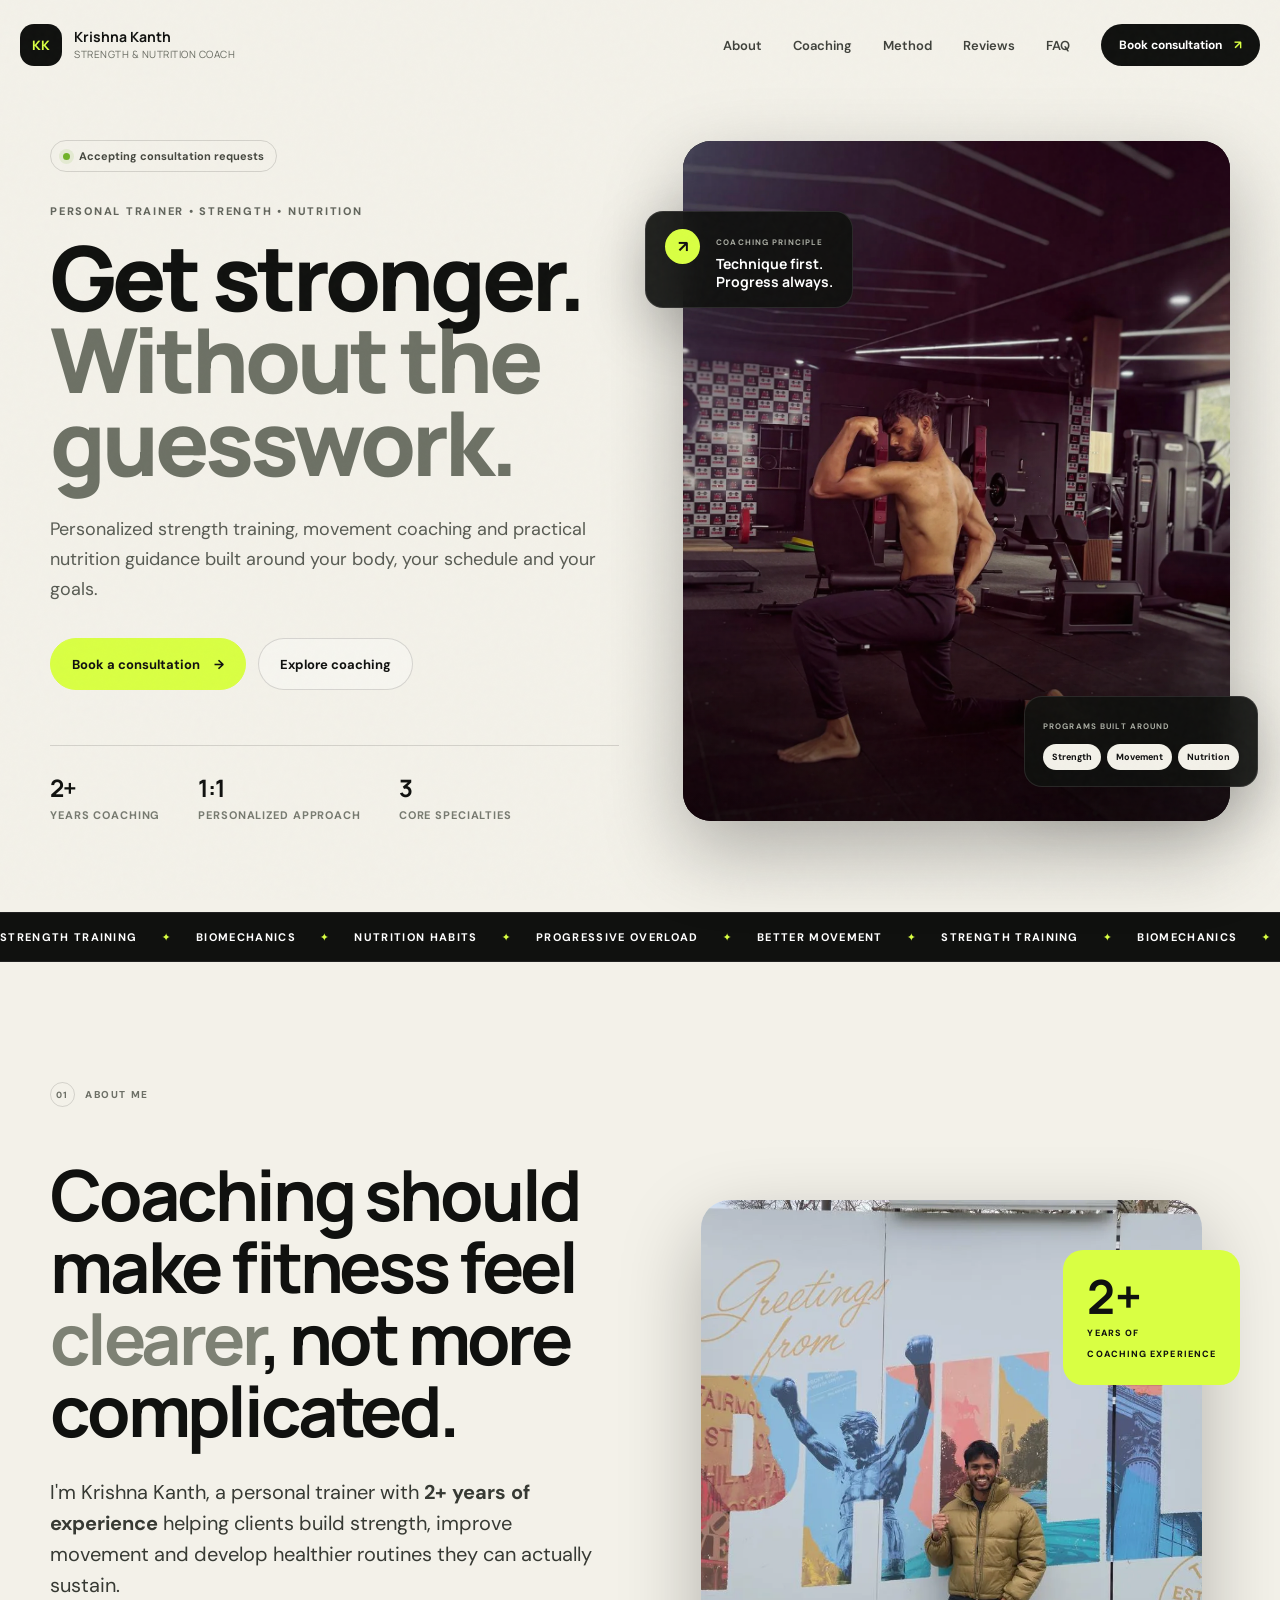
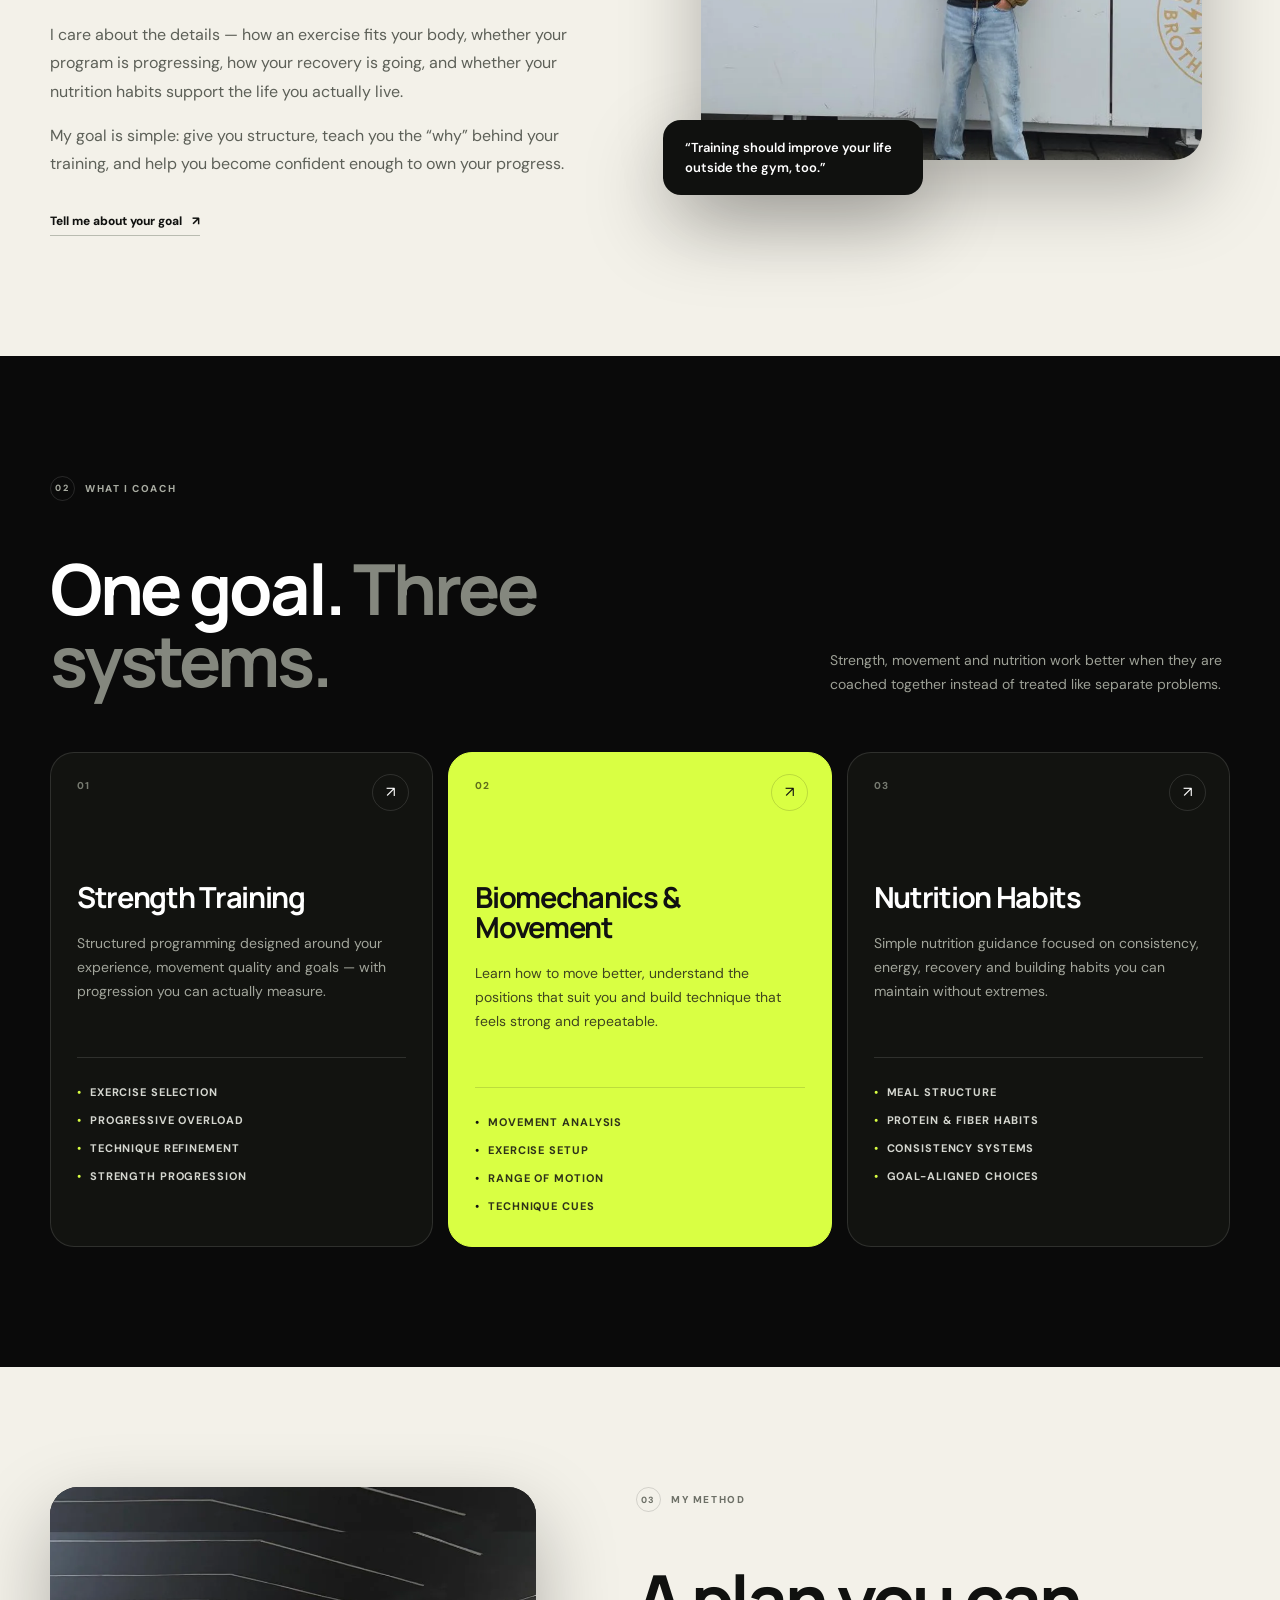
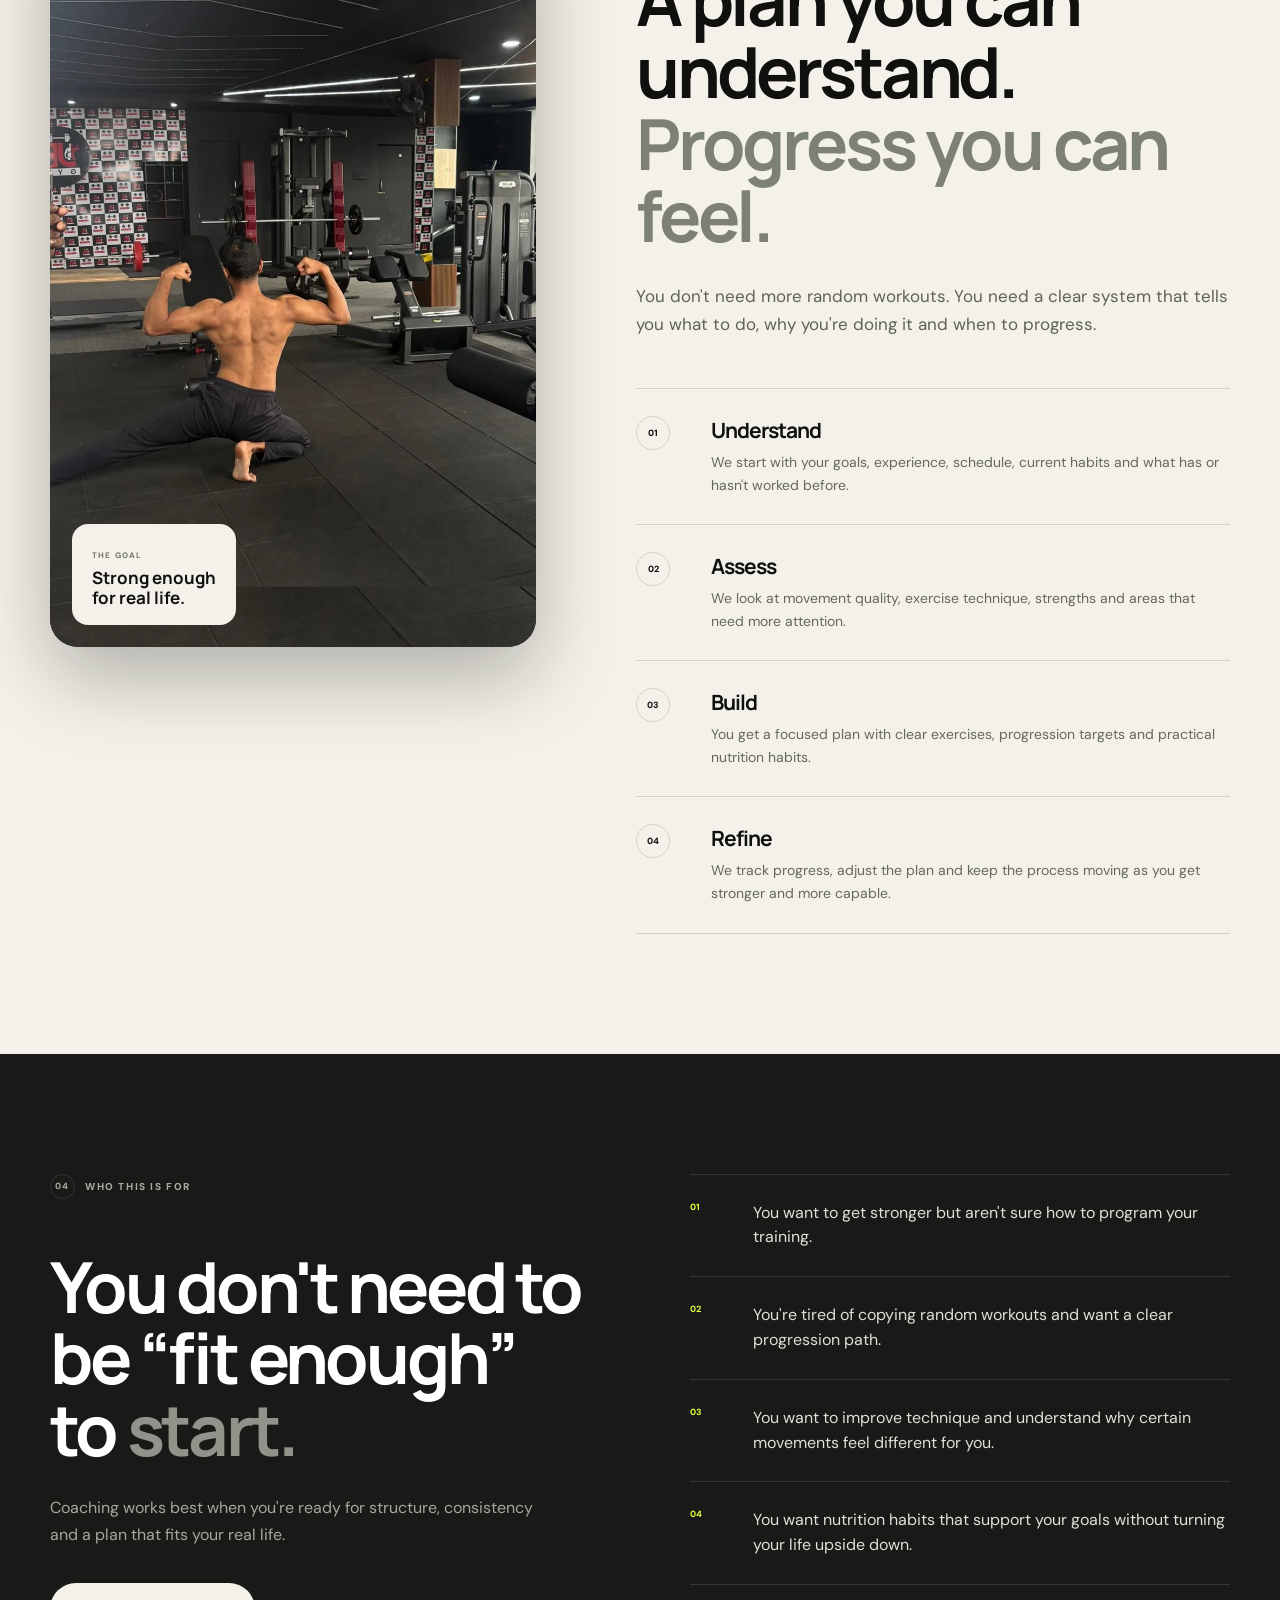
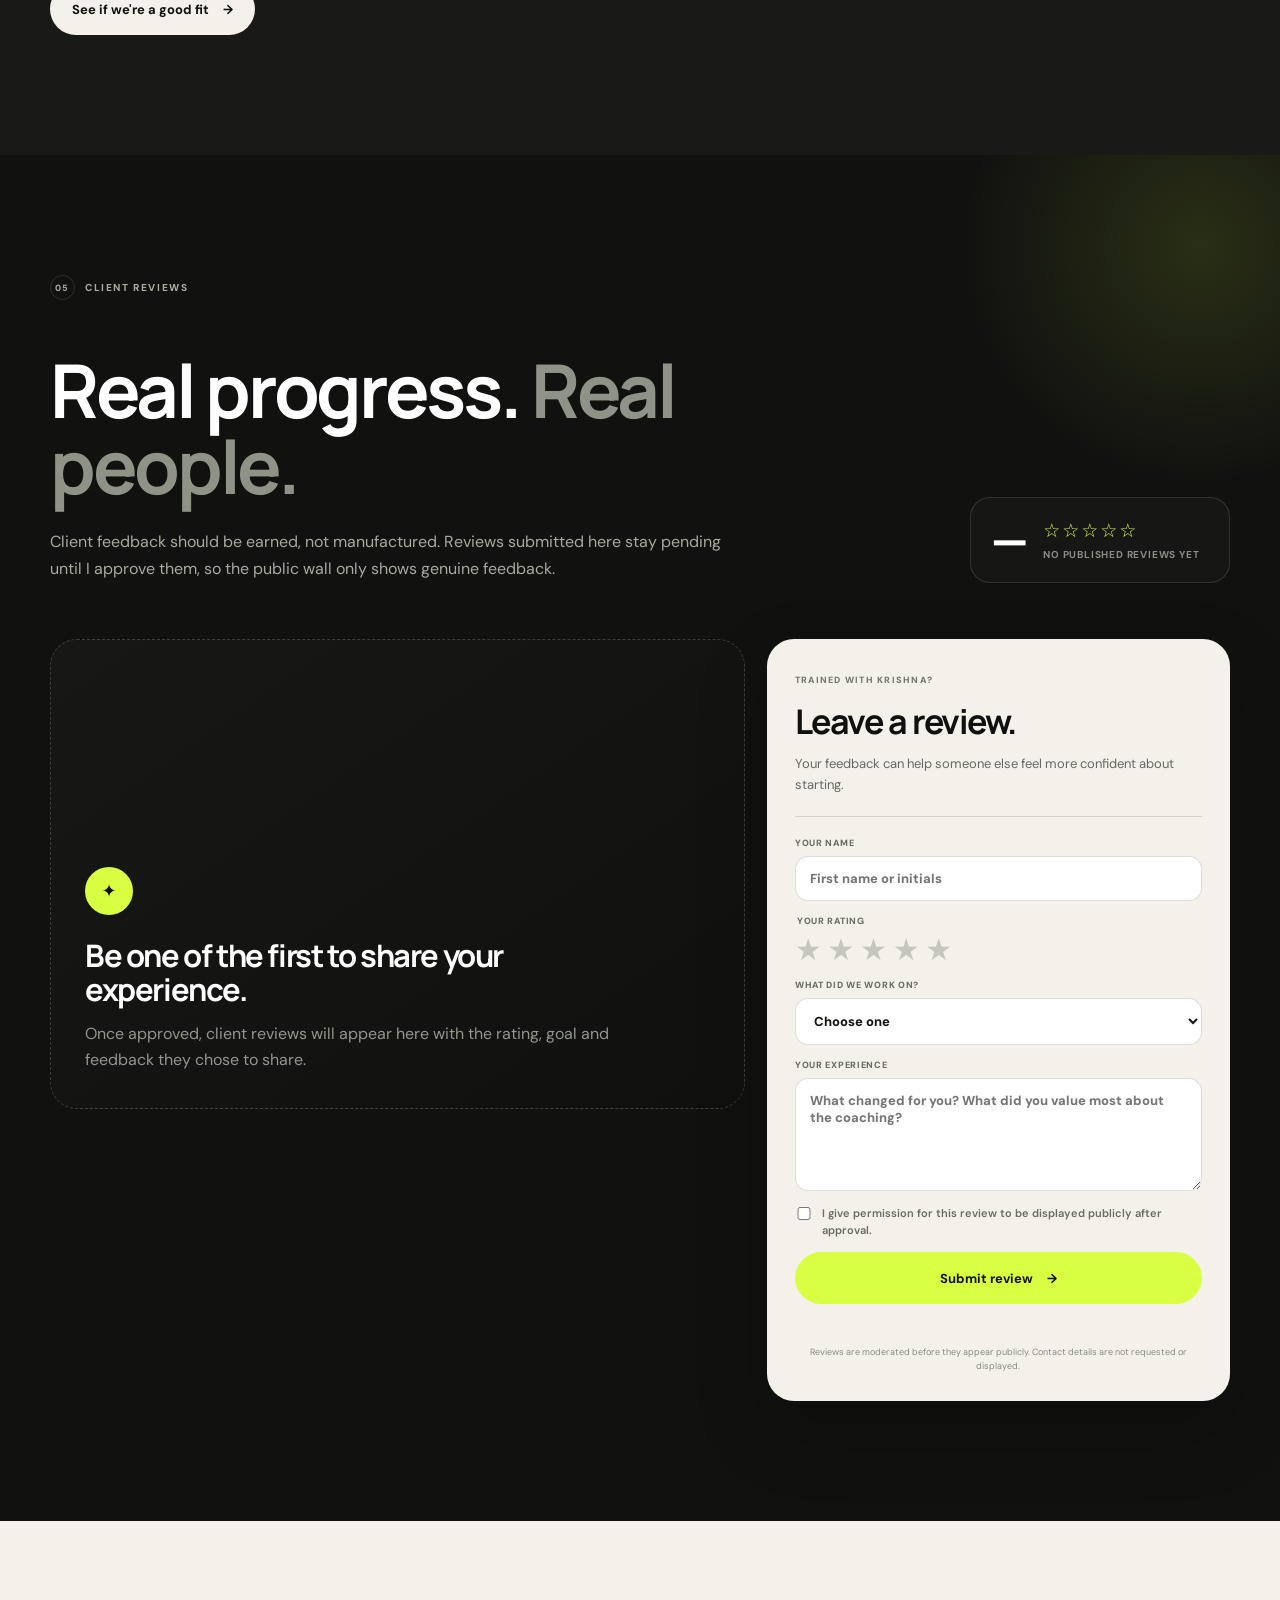
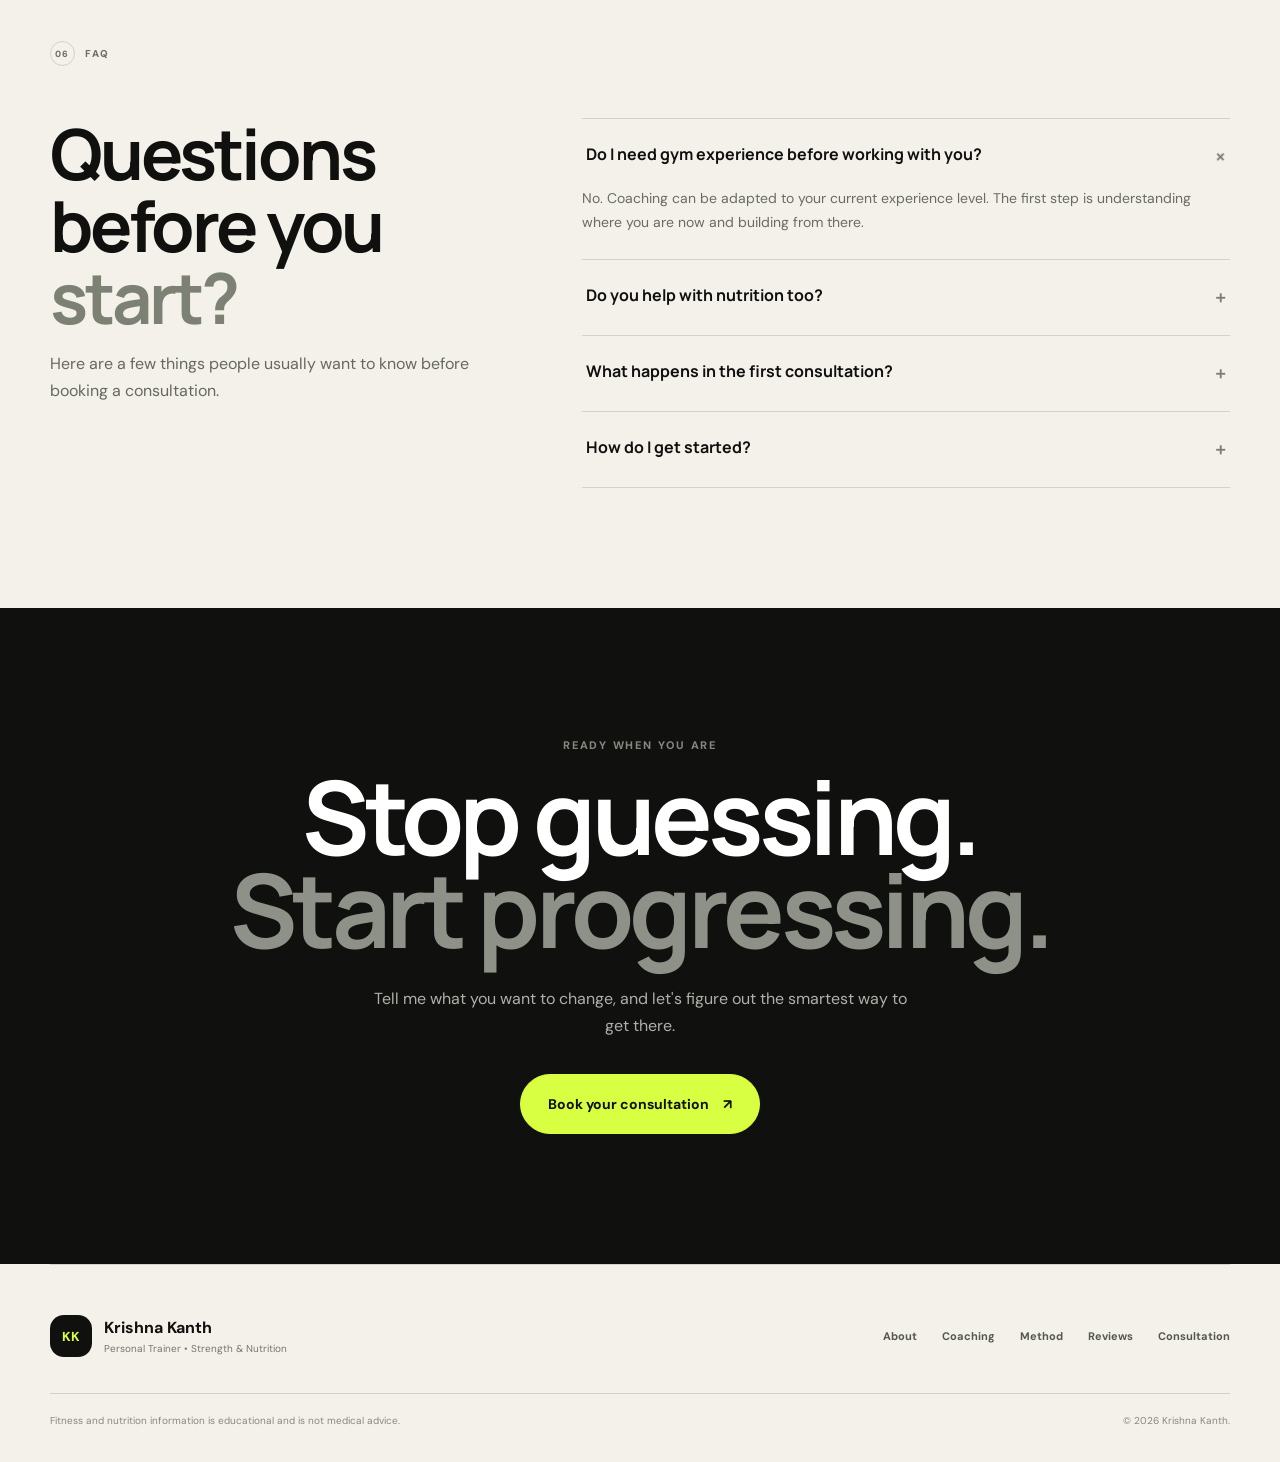
<file: index.html>
<!doctype html>
<html lang="en">
<head>
  <meta charset="utf-8" />
  <meta name="viewport" content="width=device-width, initial-scale=1" />
  <meta name="theme-color" content="#0a0a0a" />
  <meta name="description" content="Krishna Kanth — Personal Trainer specializing in strength training, biomechanics and practical nutrition coaching." />
  <title>Krishna Kanth | Strength & Nutrition Coaching</title>
  <link rel="preconnect" href="https://fonts.googleapis.com">
  <link rel="preconnect" href="https://fonts.gstatic.com" crossorigin>
  <link href="https://fonts.googleapis.com/css2?family=DM+Sans:wght@400;500;600;700&family=Manrope:wght@500;600;700;800&display=swap" rel="stylesheet">
  <link rel="stylesheet" href="styles.css" />
</head>
<body>
  <div class="noise" aria-hidden="true"></div>

  <header class="site-header" id="top">
    <a class="brand" href="#top" aria-label="Krishna Kanth home">
      <span class="brand-mark">KK</span>
      <span class="brand-copy"><strong>Krishna Kanth</strong><small>Strength & Nutrition Coach</small></span>
    </a>

    <button class="menu-toggle" aria-label="Toggle navigation" aria-expanded="false">
      <span></span><span></span>
    </button>

    <nav class="nav-links" aria-label="Primary navigation">
      <a href="#about">About</a>
      <a href="#coaching">Coaching</a>
      <a href="#method">Method</a>
      <a href="#reviews">Reviews</a>
      <a href="#faq">FAQ</a>
      <a class="nav-cta" href="contact.html">Book consultation <span>↗</span></a>
    </nav>
  </header>

  <main>
    <section class="hero shell">
      <div class="hero-copy reveal">
        <div class="availability"><span></span> Accepting consultation requests</div>
        <p class="kicker">PERSONAL TRAINER • STRENGTH • NUTRITION</p>
        <h1>Get stronger.<br><em>Without the guesswork.</em></h1>
        <p class="hero-lead">Personalized strength training, movement coaching and practical nutrition guidance built around your body, your schedule and your goals.</p>

        <div class="hero-actions">
          <a class="button button-primary" href="contact.html">Book a consultation <span>→</span></a>
          <a class="button button-ghost" href="#coaching">Explore coaching</a>
        </div>

        <div class="trust-row">
          <div><strong>2+</strong><span>Years coaching</span></div>
          <div><strong>1:1</strong><span>Personalized approach</span></div>
          <div><strong>3</strong><span>Core specialties</span></div>
        </div>
      </div>

      <div class="hero-visual reveal delay-1">
        <div class="hero-frame">
          <img src="assets/krishna-hero.webp" alt="Krishna Kanth training in a gym" />
          <div class="image-shade"></div>
        </div>
        <div class="floating-card floating-card-top">
          <span class="mini-icon">↗</span>
          <div><small>COACHING PRINCIPLE</small><strong>Technique first.<br>Progress always.</strong></div>
        </div>
        <div class="floating-card floating-card-bottom">
          <small>PROGRAMS BUILT AROUND</small>
          <div class="tag-row"><span>Strength</span><span>Movement</span><span>Nutrition</span></div>
        </div>
      </div>
    </section>

    <section class="marquee" aria-label="Coaching specialties">
      <div class="marquee-track">
        <span>STRENGTH TRAINING</span><i>✦</i><span>BIOMECHANICS</span><i>✦</i><span>NUTRITION HABITS</span><i>✦</i><span>PROGRESSIVE OVERLOAD</span><i>✦</i><span>BETTER MOVEMENT</span><i>✦</i>
        <span>STRENGTH TRAINING</span><i>✦</i><span>BIOMECHANICS</span><i>✦</i><span>NUTRITION HABITS</span><i>✦</i><span>PROGRESSIVE OVERLOAD</span><i>✦</i><span>BETTER MOVEMENT</span><i>✦</i>
      </div>
    </section>

    <section class="about shell section" id="about">
      <div class="section-label reveal"><span>01</span> ABOUT ME</div>
      <div class="about-grid">
        <div class="about-copy reveal">
          <h2>Coaching should make fitness feel <em>clearer</em>, not more complicated.</h2>
          <p class="lead">I'm Krishna Kanth, a personal trainer with <strong>2+ years of experience</strong> helping clients build strength, improve movement and develop healthier routines they can actually sustain.</p>
          <p>I care about the details — how an exercise fits your body, whether your program is progressing, how your recovery is going, and whether your nutrition habits support the life you actually live.</p>
          <p>My goal is simple: give you structure, teach you the “why” behind your training, and help you become confident enough to own your progress.</p>
          <a class="text-link" href="contact.html">Tell me about your goal <span>↗</span></a>
        </div>

        <div class="about-media reveal delay-1">
          <div class="about-photo"><img src="assets/krishna-about.webp" alt="Krishna Kanth outdoors in Philadelphia" /></div>
          <div class="about-stat"><strong>2+</strong><span>YEARS OF<br>COACHING EXPERIENCE</span></div>
          <div class="about-quote">“Training should improve your life outside the gym, too.”</div>
        </div>
      </div>
    </section>

    <section class="coaching section" id="coaching">
      <div class="shell">
        <div class="section-label light reveal"><span>02</span> WHAT I COACH</div>
        <div class="section-title-row reveal">
          <h2>One goal. <em>Three systems.</em></h2>
          <p>Strength, movement and nutrition work better when they are coached together instead of treated like separate problems.</p>
        </div>

        <div class="service-grid">
          <article class="service-card reveal">
            <div class="service-number">01</div>
            <div class="service-icon">↗</div>
            <h3>Strength Training</h3>
            <p>Structured programming designed around your experience, movement quality and goals — with progression you can actually measure.</p>
            <ul><li>Exercise selection</li><li>Progressive overload</li><li>Technique refinement</li><li>Strength progression</li></ul>
          </article>

          <article class="service-card featured reveal delay-1">
            <div class="service-number">02</div>
            <div class="service-icon">↗</div>
            <h3>Biomechanics & Movement</h3>
            <p>Learn how to move better, understand the positions that suit you and build technique that feels strong and repeatable.</p>
            <ul><li>Movement analysis</li><li>Exercise setup</li><li>Range of motion</li><li>Technique cues</li></ul>
          </article>

          <article class="service-card reveal delay-2">
            <div class="service-number">03</div>
            <div class="service-icon">↗</div>
            <h3>Nutrition Habits</h3>
            <p>Simple nutrition guidance focused on consistency, energy, recovery and building habits you can maintain without extremes.</p>
            <ul><li>Meal structure</li><li>Protein & fiber habits</li><li>Consistency systems</li><li>Goal-aligned choices</li></ul>
          </article>
        </div>
      </div>
    </section>

    <section class="method shell section" id="method">
      <div class="method-visual reveal">
        <img src="assets/krishna-strength.webp" alt="Krishna Kanth demonstrating back and shoulder development in the gym" />
        <div class="method-badge"><small>THE GOAL</small><strong>Strong enough<br>for real life.</strong></div>
      </div>

      <div class="method-copy">
        <div class="section-label reveal"><span>03</span> MY METHOD</div>
        <h2 class="reveal">A plan you can understand. <em>Progress you can feel.</em></h2>
        <p class="method-intro reveal">You don't need more random workouts. You need a clear system that tells you what to do, why you're doing it and when to progress.</p>

        <div class="steps">
          <div class="step reveal"><span>01</span><div><h3>Understand</h3><p>We start with your goals, experience, schedule, current habits and what has or hasn't worked before.</p></div></div>
          <div class="step reveal"><span>02</span><div><h3>Assess</h3><p>We look at movement quality, exercise technique, strengths and areas that need more attention.</p></div></div>
          <div class="step reveal"><span>03</span><div><h3>Build</h3><p>You get a focused plan with clear exercises, progression targets and practical nutrition habits.</p></div></div>
          <div class="step reveal"><span>04</span><div><h3>Refine</h3><p>We track progress, adjust the plan and keep the process moving as you get stronger and more capable.</p></div></div>
        </div>
      </div>
    </section>

    <section class="fit-section section">
      <div class="shell fit-grid">
        <div class="fit-copy reveal">
          <div class="section-label light"><span>04</span> WHO THIS IS FOR</div>
          <h2>You don't need to be “fit enough” to <em>start.</em></h2>
          <p>Coaching works best when you're ready for structure, consistency and a plan that fits your real life.</p>
          <a class="button button-light" href="contact.html">See if we're a good fit <span>→</span></a>
        </div>
        <div class="fit-list reveal delay-1">
          <div><span>01</span><p>You want to get stronger but aren't sure how to program your training.</p></div>
          <div><span>02</span><p>You're tired of copying random workouts and want a clear progression path.</p></div>
          <div><span>03</span><p>You want to improve technique and understand why certain movements feel different for you.</p></div>
          <div><span>04</span><p>You want nutrition habits that support your goals without turning your life upside down.</p></div>
        </div>
      </div>
    </section>


    <section class="reviews-section section" id="reviews">
      <div class="shell">
        <div class="reviews-heading reveal">
          <div>
            <div class="section-label light"><span>05</span> CLIENT REVIEWS</div>
            <h2>Real progress. <em>Real people.</em></h2>
            <p>Client feedback should be earned, not manufactured. Reviews submitted here stay pending until I approve them, so the public wall only shows genuine feedback.</p>
          </div>
          <div class="review-summary" aria-live="polite">
            <div class="review-score" id="reviewAverage">—</div>
            <div>
              <div class="stars-display" id="reviewStars" aria-label="Average client rating">☆☆☆☆☆</div>
              <p id="reviewCount">No published reviews yet</p>
            </div>
          </div>
        </div>

        <div class="reviews-layout">
          <div class="review-wall reveal" id="reviewWall" aria-live="polite">
            <div class="review-empty">
              <span class="review-empty-icon">✦</span>
              <h3>Be one of the first to share your experience.</h3>
              <p>Once approved, client reviews will appear here with the rating, goal and feedback they chose to share.</p>
            </div>
          </div>

          <aside class="review-form-card reveal delay-1">
            <div class="review-form-top">
              <span class="eyebrow">TRAINED WITH KRISHNA?</span>
              <h3>Leave a review.</h3>
              <p>Your feedback can help someone else feel more confident about starting.</p>
            </div>

            <form id="reviewForm" class="review-form">
              <label>
                Your name
                <input type="text" name="name" maxlength="60" autocomplete="name" placeholder="First name or initials" required>
              </label>

              <fieldset class="rating-fieldset">
                <legend>Your rating</legend>
                <div class="star-rating" aria-label="Choose a rating from 1 to 5 stars">
                  <input type="radio" id="star5" name="rating" value="5" required><label for="star5" title="5 stars">★</label>
                  <input type="radio" id="star4" name="rating" value="4"><label for="star4" title="4 stars">★</label>
                  <input type="radio" id="star3" name="rating" value="3"><label for="star3" title="3 stars">★</label>
                  <input type="radio" id="star2" name="rating" value="2"><label for="star2" title="2 stars">★</label>
                  <input type="radio" id="star1" name="rating" value="1"><label for="star1" title="1 star">★</label>
                </div>
              </fieldset>

              <label>
                What did we work on?
                <select name="goal" required>
                  <option value="">Choose one</option>
                  <option>Strength training</option>
                  <option>Technique & biomechanics</option>
                  <option>Nutrition habits</option>
                  <option>Body composition</option>
                  <option>General fitness</option>
                  <option>Other</option>
                </select>
              </label>

              <label>
                Your experience
                <textarea name="review" rows="5" maxlength="700" placeholder="What changed for you? What did you value most about the coaching?" required></textarea>
              </label>

              <label class="review-consent">
                <input type="checkbox" name="consent" required>
                <span>I give permission for this review to be displayed publicly after approval.</span>
              </label>

              <button class="button button-primary wide" type="submit">Submit review <span>→</span></button>
              <p class="review-form-status" id="reviewFormStatus" role="status"></p>
              <p class="review-privacy">Reviews are moderated before they appear publicly. Contact details are not requested or displayed.</p>
            </form>
          </aside>
        </div>
      </div>
    </section>

    <section class="faq shell section" id="faq">
      <div class="section-label reveal"><span>06</span> FAQ</div>
      <div class="faq-grid">
        <div class="faq-heading reveal"><h2>Questions before you <em>start?</em></h2><p>Here are a few things people usually want to know before booking a consultation.</p></div>
        <div class="accordion reveal delay-1">
          <details open><summary>Do I need gym experience before working with you?<span>+</span></summary><p>No. Coaching can be adapted to your current experience level. The first step is understanding where you are now and building from there.</p></details>
          <details><summary>Do you help with nutrition too?<span>+</span></summary><p>Yes — I focus on practical nutrition habits that support training, energy and consistency. Medical nutrition therapy should be handled by a qualified healthcare professional or registered dietitian.</p></details>
          <details><summary>What happens in the first consultation?<span>+</span></summary><p>We'll talk through your goals, training history, schedule, current challenges and what type of coaching support would make sense for you.</p></details>
          <details><summary>How do I get started?<span>+</span></summary><p>Use the consultation page to choose the next available time once your calendar link is connected, or submit your details so we can start the conversation.</p></details>
        </div>
      </div>
    </section>

    <section class="final-cta">
      <div class="shell reveal">
        <p class="kicker">READY WHEN YOU ARE</p>
        <h2>Stop guessing.<br><em>Start progressing.</em></h2>
        <p>Tell me what you want to change, and let's figure out the smartest way to get there.</p>
        <a class="button button-primary large" href="contact.html">Book your consultation <span>↗</span></a>
      </div>
    </section>
  </main>

  <footer class="site-footer shell">
    <div class="footer-brand"><span class="brand-mark">KK</span><div><strong>Krishna Kanth</strong><small>Personal Trainer • Strength & Nutrition</small></div></div>
    <div class="footer-links"><a href="#about">About</a><a href="#coaching">Coaching</a><a href="#method">Method</a><a href="#reviews">Reviews</a><a href="contact.html">Consultation</a></div>
    <div class="footer-meta"><p>Fitness and nutrition information is educational and is not medical advice.</p><p>© <span id="year"></span> Krishna Kanth.</p></div>
  </footer>

  <script src="script.js"></script>
  <script src="reviews.js"></script>
</body>
</html>
</file>
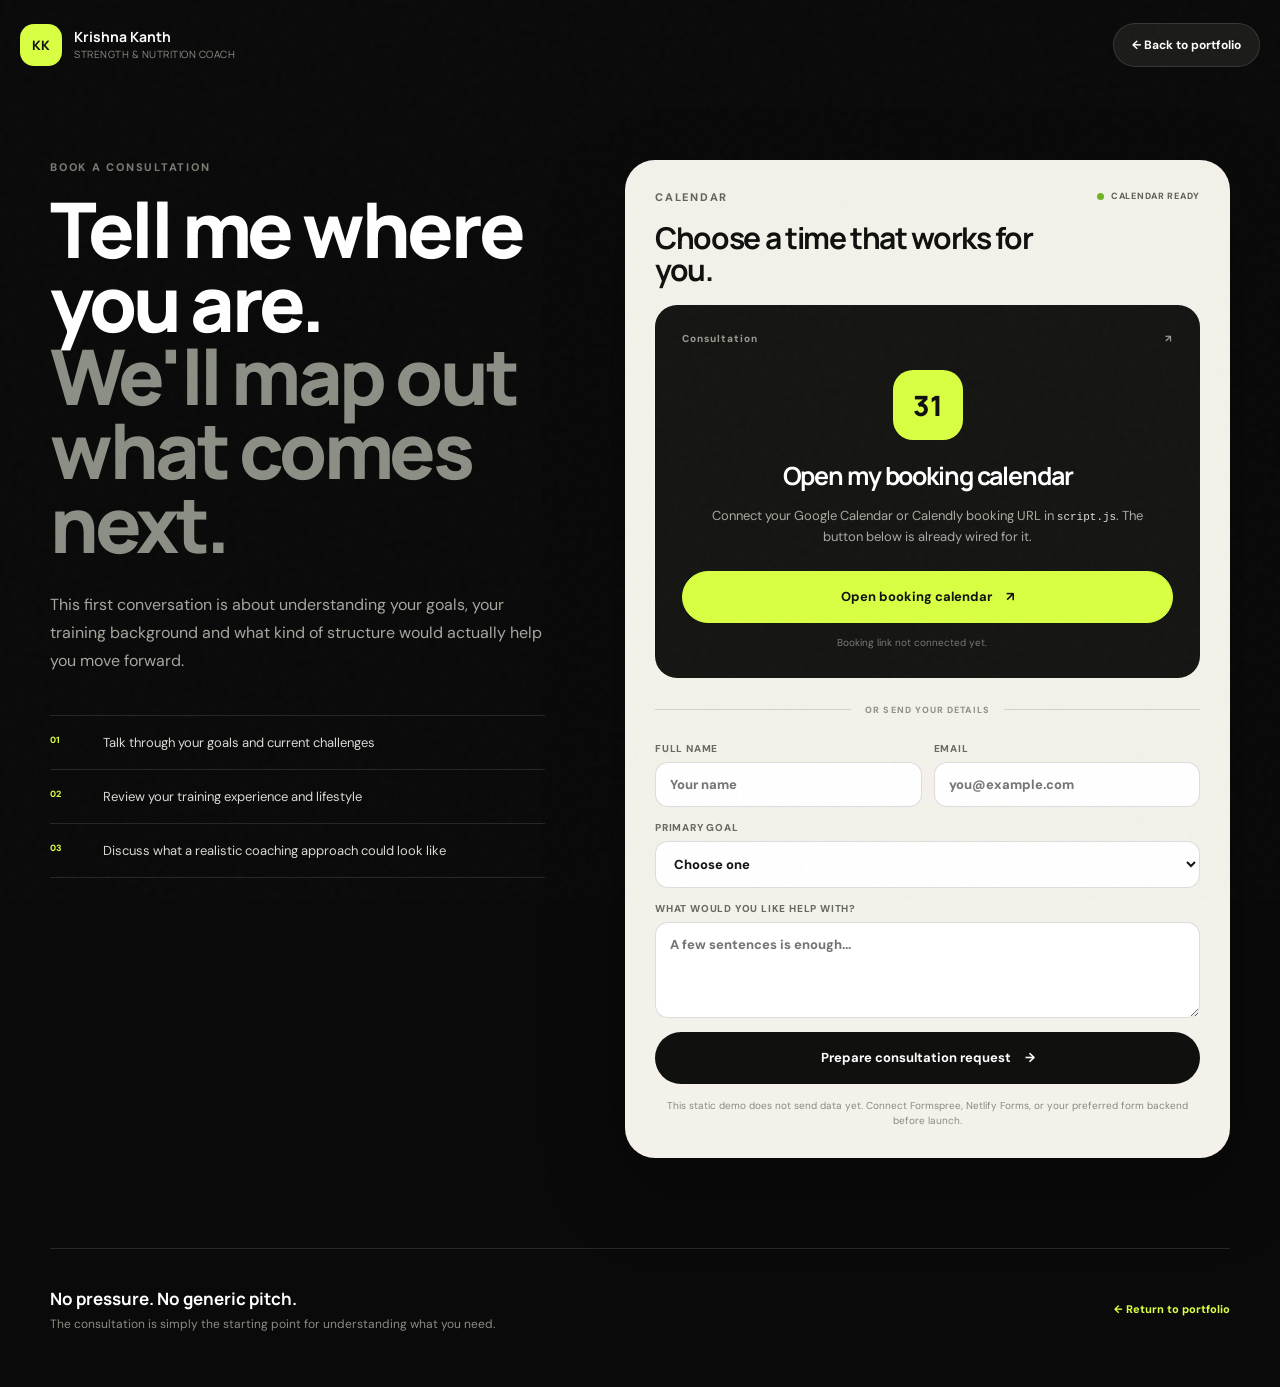
<file: contact.html>
<!doctype html>
<html lang="en">
<head>
  <meta charset="utf-8" />
  <meta name="viewport" content="width=device-width, initial-scale=1" />
  <meta name="theme-color" content="#0a0a0a" />
  <meta name="description" content="Book a personal training consultation with Krishna Kanth." />
  <title>Book a Consultation | Krishna Kanth</title>
  <link rel="preconnect" href="https://fonts.googleapis.com">
  <link rel="preconnect" href="https://fonts.gstatic.com" crossorigin>
  <link href="https://fonts.googleapis.com/css2?family=DM+Sans:wght@400;500;600;700&family=Manrope:wght@500;600;700;800&display=swap" rel="stylesheet">
  <link rel="stylesheet" href="styles.css" />
</head>
<body class="contact-page">
  <div class="noise" aria-hidden="true"></div>

  <header class="site-header">
    <a class="brand" href="index.html" aria-label="Krishna Kanth home"><span class="brand-mark">KK</span><span class="brand-copy"><strong>Krishna Kanth</strong><small>Strength & Nutrition Coach</small></span></a>
    <a class="nav-cta desktop-back" href="index.html">← Back to portfolio</a>
  </header>

  <main class="contact-shell shell">
    <section class="booking-intro reveal">
      <p class="kicker">BOOK A CONSULTATION</p>
      <h1>Tell me where you are.<br><em>We'll map out what comes next.</em></h1>
      <p>This first conversation is about understanding your goals, your training background and what kind of structure would actually help you move forward.</p>

      <div class="booking-points">
        <div><span>01</span><p>Talk through your goals and current challenges</p></div>
        <div><span>02</span><p>Review your training experience and lifestyle</p></div>
        <div><span>03</span><p>Discuss what a realistic coaching approach could look like</p></div>
      </div>
    </section>

    <section class="booking-card reveal delay-1">
      <div class="booking-card-head">
        <div><p class="kicker">CALENDAR</p><h2>Choose a time that works for you.</h2></div>
        <span class="status-dot"><i></i> Calendar ready</span>
      </div>

      <div class="calendar-preview">
        <div class="calendar-top"><span>Consultation</span><span>↗</span></div>
        <div class="calendar-icon">31</div>
        <h3>Open my booking calendar</h3>
        <p>Connect your Google Calendar or Calendly booking URL in <code>script.js</code>. The button below is already wired for it.</p>
        <button class="button button-primary wide" id="bookingButton" type="button">Open booking calendar <span>↗</span></button>
        <p class="booking-note" id="bookingNote">Booking link not connected yet.</p>
      </div>

      <div class="contact-divider"><span>OR SEND YOUR DETAILS</span></div>

      <form class="lead-form" id="leadForm">
        <div class="field-row">
          <label>Full name<input type="text" name="name" placeholder="Your name" required></label>
          <label>Email<input type="email" name="email" placeholder="you@example.com" required></label>
        </div>
        <label>Primary goal<select name="goal" required><option value="">Choose one</option><option>Build strength</option><option>Build muscle</option><option>Lose body fat</option><option>Improve technique / movement</option><option>Improve overall fitness</option><option>Other</option></select></label>
        <label>What would you like help with?<textarea name="message" rows="4" placeholder="A few sentences is enough..." required></textarea></label>
        <button class="button button-dark wide" type="submit">Prepare consultation request <span>→</span></button>
        <p class="form-status" id="formStatus">This static demo does not send data yet. Connect Formspree, Netlify Forms, or your preferred form backend before launch.</p>
      </form>
    </section>
  </main>

  <section class="contact-footer shell">
    <div><strong>No pressure. No generic pitch.</strong><p>The consultation is simply the starting point for understanding what you need.</p></div>
    <a href="index.html">← Return to portfolio</a>
  </section>

  <script src="script.js"></script>
</body>
</html>
</file>
<file: styles.css>
:root{
  --bg:#0a0a0a;
  --bg-soft:#111210;
  --paper:#f3f1e9;
  --paper-2:#e8e5da;
  --ink:#10110f;
  --muted:#a8aaa4;
  --muted-dark:#66695f;
  --line:rgba(255,255,255,.12);
  --line-dark:rgba(16,17,15,.14);
  --accent:#d9ff43;
  --accent-2:#b7e420;
  --radius:28px;
  --shadow:0 30px 80px rgba(0,0,0,.28);
}
*{box-sizing:border-box}
html{scroll-behavior:smooth}
body{margin:0;background:var(--paper);color:var(--ink);font-family:"DM Sans",system-ui,sans-serif;-webkit-font-smoothing:antialiased}
body.menu-open{overflow:hidden}
a{color:inherit;text-decoration:none}
img{display:block;width:100%}
button,input,select,textarea{font:inherit}
button{cursor:pointer}
.noise{position:fixed;inset:0;pointer-events:none;z-index:999;opacity:.035;background-image:url("data:image/svg+xml,%3Csvg viewBox='0 0 160 160' xmlns='http://www.w3.org/2000/svg'%3E%3Cfilter id='n'%3E%3CfeTurbulence type='fractalNoise' baseFrequency='.85' numOctaves='4' stitchTiles='stitch'/%3E%3C/filter%3E%3Crect width='100%25' height='100%25' filter='url(%23n)' opacity='.6'/%3E%3C/svg%3E")}
.shell{width:min(1180px,calc(100% - 48px));margin-inline:auto}
.section{padding:120px 0}
.site-header{height:90px;display:flex;align-items:center;justify-content:space-between;width:min(1240px,calc(100% - 40px));margin:0 auto;position:relative;z-index:100}
.brand{display:flex;align-items:center;gap:12px;font-family:"Manrope",sans-serif}
.brand-mark{display:grid;place-items:center;width:42px;height:42px;border-radius:14px;background:var(--ink);color:var(--accent);font-size:13px;font-weight:800;letter-spacing:-.03em}
.brand-copy{display:flex;flex-direction:column;line-height:1.15}.brand-copy strong{font-size:14px}.brand-copy small{font-size:10px;color:var(--muted-dark);margin-top:4px;letter-spacing:.05em;text-transform:uppercase}
.nav-links{display:flex;align-items:center;gap:31px;font-size:13px;font-weight:600}.nav-links>a:not(.nav-cta){color:#3f413b;transition:opacity .2s}.nav-links>a:not(.nav-cta):hover{opacity:.55}
.nav-cta{display:inline-flex;align-items:center;gap:12px;background:var(--ink);color:white;padding:13px 18px;border-radius:100px;font-size:12px;font-weight:700}.nav-cta span{color:var(--accent)}
.menu-toggle{display:none;background:none;border:0;width:44px;height:44px;position:relative}.menu-toggle span{position:absolute;left:11px;width:22px;height:2px;background:var(--ink);transition:.25s}.menu-toggle span:first-child{top:17px}.menu-toggle span:last-child{top:25px}
.hero{min-height:calc(100vh - 90px);display:grid;grid-template-columns:1.02fr .98fr;gap:64px;align-items:center;padding:50px 0 90px}
.availability{display:inline-flex;align-items:center;gap:9px;border:1px solid var(--line-dark);border-radius:100px;padding:8px 12px;font-size:11px;font-weight:700;color:#45473f;margin-bottom:32px}.availability span{width:7px;height:7px;border-radius:50%;background:#71b328;box-shadow:0 0 0 4px rgba(113,179,40,.12)}
.kicker{font-size:11px;font-weight:800;letter-spacing:.16em;margin:0 0 18px;color:#62655c}
h1,h2,h3{font-family:"Manrope",sans-serif;letter-spacing:-.045em;margin:0}h1{font-size:clamp(58px,7vw,104px);line-height:.92;font-weight:800}h1 em,h2 em{font-style:normal;color:#7d8174} .hero h1 em{color:#6d7165}
.hero-lead{font-size:18px;line-height:1.65;max-width:590px;color:#585b53;margin:32px 0 34px}
.hero-actions{display:flex;gap:12px;flex-wrap:wrap}.button{display:inline-flex;align-items:center;justify-content:center;gap:14px;min-height:52px;padding:0 21px;border-radius:100px;border:1px solid transparent;font-weight:700;font-size:13px;transition:transform .2s,background .2s,border-color .2s}.button:hover{transform:translateY(-2px)}.button-primary{background:var(--accent);color:#111;border-color:var(--accent)}.button-primary:hover{background:var(--accent-2)}.button-ghost{border-color:var(--line-dark);background:rgba(255,255,255,.3)}.button-dark{background:var(--ink);color:white}.button-light{background:var(--paper);color:var(--ink)}.button.large{min-height:60px;padding:0 27px;font-size:14px}.wide{width:100%}
.trust-row{display:flex;gap:38px;margin-top:55px;padding-top:25px;border-top:1px solid var(--line-dark);max-width:600px}.trust-row div{display:flex;flex-direction:column;gap:4px}.trust-row strong{font-family:"Manrope";font-size:24px;letter-spacing:-.04em}.trust-row span{font-size:11px;color:#777a70;text-transform:uppercase;letter-spacing:.08em;font-weight:700}
.hero-visual{position:relative;min-height:680px}.hero-frame{height:680px;border-radius:var(--radius);overflow:hidden;background:#111;box-shadow:var(--shadow);position:relative}.hero-frame img{height:100%;object-fit:cover;object-position:50% 52%}.image-shade{position:absolute;inset:0;background:linear-gradient(180deg,transparent 45%,rgba(0,0,0,.48))}
.floating-card{position:absolute;background:rgba(16,17,15,.92);color:#fff;border:1px solid rgba(255,255,255,.1);box-shadow:0 20px 60px rgba(0,0,0,.22);backdrop-filter:blur(15px);border-radius:18px}.floating-card-top{left:-38px;top:70px;padding:17px 19px;display:flex;gap:16px;align-items:flex-start}.floating-card-top .mini-icon{display:grid;place-items:center;width:35px;height:35px;background:var(--accent);color:#111;border-radius:50%;font-weight:800}.floating-card small{font-size:8px;letter-spacing:.14em;color:#a9aca2;font-weight:700}.floating-card strong{display:block;font-family:"Manrope";font-size:14px;line-height:1.25;margin-top:5px}.floating-card-bottom{right:-28px;bottom:34px;padding:16px 18px}.tag-row{display:flex;gap:6px;margin-top:10px}.tag-row span{font-size:9px;font-weight:800;color:#111;background:var(--paper);padding:7px 9px;border-radius:100px}
.marquee{overflow:hidden;background:var(--ink);color:white;border-top:1px solid #222;border-bottom:1px solid #222}.marquee-track{display:flex;width:max-content;gap:24px;align-items:center;padding:17px 0;animation:marquee 28s linear infinite;font-size:11px;letter-spacing:.12em;font-weight:700}.marquee-track i{color:var(--accent);font-style:normal}.marquee-track span{white-space:nowrap}@keyframes marquee{to{transform:translateX(-50%)}}
.section-label{font-size:10px;font-weight:800;letter-spacing:.16em;color:#6d7067;display:flex;gap:10px;align-items:center;margin-bottom:52px}.section-label span{display:grid;place-items:center;width:25px;height:25px;border-radius:50%;border:1px solid var(--line-dark);font-size:9px}.section-label.light{color:#a8aba1}.section-label.light span{border-color:var(--line)}
.about-grid{display:grid;grid-template-columns:1.02fr .98fr;gap:100px;align-items:center}.about-copy h2,.method h2,.faq h2,.fit-copy h2,.section-title-row h2{font-size:clamp(44px,5.5vw,78px);line-height:1.02}.about-copy p{font-size:16px;line-height:1.78;color:#5d6058;max-width:650px}.about-copy p.lead{font-size:20px;line-height:1.55;color:#373a34;margin-top:30px}.text-link{display:inline-flex;gap:10px;align-items:center;font-weight:800;font-size:12px;margin-top:18px;border-bottom:1px solid #b9bcb1;padding-bottom:6px}
.about-media{position:relative;padding:0 28px 35px 0}.about-photo{height:560px;border-radius:var(--radius);overflow:hidden;box-shadow:var(--shadow)}.about-photo img{height:100%;object-fit:cover;object-position:center}.about-stat{position:absolute;right:-10px;top:50px;background:var(--accent);padding:23px 24px;border-radius:20px;min-width:150px}.about-stat strong{display:block;font-family:"Manrope";font-size:47px;line-height:1}.about-stat span{font-size:9px;line-height:1.45;letter-spacing:.12em;font-weight:800}.about-quote{position:absolute;left:-38px;bottom:0;background:var(--ink);color:#fff;border-radius:18px;padding:18px 22px;max-width:260px;font-size:13px;line-height:1.5;font-weight:600;box-shadow:var(--shadow)}
.coaching{background:var(--bg);color:#fff}.section-title-row{display:flex;justify-content:space-between;align-items:flex-end;gap:50px;margin-bottom:55px}.section-title-row h2{max-width:700px}.section-title-row h2 em{color:#84877e}.section-title-row p{max-width:400px;color:#9da096;line-height:1.7;font-size:14px;margin:0}
.service-grid{display:grid;grid-template-columns:repeat(3,1fr);gap:15px}.service-card{background:#121310;border:1px solid var(--line);border-radius:24px;padding:26px;min-height:440px;position:relative;overflow:hidden;transition:transform .3s,border-color .3s}.service-card:hover{transform:translateY(-6px);border-color:rgba(217,255,67,.4)}.service-card.featured{background:var(--accent);color:#111;border-color:var(--accent)}.service-number{font-size:10px;color:#767a70;font-weight:800;letter-spacing:.1em}.featured .service-number{color:#606f1b}.service-icon{position:absolute;right:23px;top:21px;width:37px;height:37px;border-radius:50%;display:grid;place-items:center;border:1px solid var(--line);font-size:15px}.featured .service-icon{border-color:rgba(16,17,15,.15)}.service-card h3{font-size:29px;line-height:1.05;margin:90px 0 20px;max-width:260px}.service-card p{color:#a2a59b;font-size:14px;line-height:1.7;min-height:95px}.featured p{color:#3f451f}.service-card ul{list-style:none;margin:30px 0 0;padding:20px 0 0;border-top:1px solid var(--line)}.featured ul{border-color:rgba(16,17,15,.14)}.service-card li{padding:7px 0;font-size:11px;text-transform:uppercase;letter-spacing:.08em;font-weight:700;color:#d5d7d0}.featured li{color:#2e3219}.service-card li::before{content:"•";color:var(--accent);margin-right:8px}.featured li::before{color:#111}
.method{display:grid;grid-template-columns:.9fr 1.1fr;gap:100px;align-items:start}.method-visual{position:sticky;top:40px;height:760px;border-radius:var(--radius);overflow:hidden;background:#111;box-shadow:var(--shadow)}.method-visual img{height:100%;object-fit:cover;object-position:center 42%}.method-badge{position:absolute;left:22px;bottom:22px;background:var(--paper);padding:18px 20px;border-radius:16px}.method-badge small{font-size:8px;letter-spacing:.15em;font-weight:800;color:#74776f}.method-badge strong{display:block;font-family:"Manrope";font-size:17px;line-height:1.15;margin-top:5px}.method-intro{font-size:17px;line-height:1.65;color:#5f625a;margin:30px 0 50px;max-width:620px}.steps{border-top:1px solid var(--line-dark)}.step{display:grid;grid-template-columns:55px 1fr;gap:20px;padding:27px 0;border-bottom:1px solid var(--line-dark)}.step>span{display:grid;place-items:center;width:34px;height:34px;border-radius:50%;border:1px solid var(--line-dark);font-size:9px;font-weight:800}.step h3{font-size:21px;margin-bottom:7px}.step p{margin:0;color:#65685f;font-size:14px;line-height:1.65}
.fit-section{background:#191a17;color:white}.fit-grid{display:grid;grid-template-columns:1fr 1fr;gap:100px}.fit-copy h2 em{color:#8f9389}.fit-copy>p{color:#a5a89e;line-height:1.7;max-width:500px;margin:28px 0 35px}.fit-list{border-top:1px solid var(--line)}.fit-list>div{display:grid;grid-template-columns:48px 1fr;gap:15px;padding:26px 0;border-bottom:1px solid var(--line)}.fit-list span{font-size:9px;color:var(--accent);font-weight:800}.fit-list p{margin:0;font-size:16px;line-height:1.55;color:#dedfd9}
.faq-grid{display:grid;grid-template-columns:.8fr 1.2fr;gap:100px}.faq-heading p{color:#66695f;line-height:1.7;max-width:420px}.accordion{border-top:1px solid var(--line-dark)}details{border-bottom:1px solid var(--line-dark)}summary{list-style:none;cursor:pointer;font-family:"Manrope";font-weight:700;font-size:16px;padding:24px 4px;display:flex;justify-content:space-between;gap:20px}summary::-webkit-details-marker{display:none}summary span{font-size:20px;color:#7b7f74;transition:.2s}details[open] summary span{transform:rotate(45deg)}details p{margin:-7px 0 24px;max-width:650px;color:#696c63;font-size:14px;line-height:1.7}
.final-cta{background:var(--ink);color:#fff;text-align:center;padding:130px 0}.final-cta h2{font-size:clamp(58px,8vw,110px);line-height:.91}.final-cta h2 em{color:#8d9188}.final-cta p:not(.kicker){max-width:560px;margin:30px auto 35px;color:#aeb0a9;line-height:1.65}.final-cta .kicker{color:#84877d}
.site-footer{padding:50px 0 35px;display:grid;grid-template-columns:1fr auto;gap:36px;border-top:1px solid var(--line-dark)}.footer-brand{display:flex;align-items:center;gap:12px}.footer-brand>div{display:flex;flex-direction:column}.footer-brand small{font-size:10px;color:#74776e;margin-top:4px}.footer-links{display:flex;gap:25px;align-items:center;font-size:11px;font-weight:700;color:#555850}.footer-meta{grid-column:1/-1;display:flex;justify-content:space-between;color:#86897f;font-size:10px;border-top:1px solid var(--line-dark);padding-top:20px}.footer-meta p{margin:0}
.reveal{opacity:0;transform:translateY(24px);transition:opacity .7s ease,transform .7s ease}.reveal.visible{opacity:1;transform:none}.delay-1{transition-delay:.12s}.delay-2{transition-delay:.22s}

/* Booking page */
.contact-page{background:var(--bg);color:#fff;min-height:100vh}.contact-page .site-header .brand-mark{background:var(--accent);color:#111}.contact-page .brand-copy small{color:#8c9086}.contact-page .desktop-back{background:#1b1c19;border:1px solid var(--line)}.contact-shell{display:grid;grid-template-columns:.9fr 1.1fr;gap:80px;align-items:start;padding:70px 0 90px}.booking-intro{position:sticky;top:45px}.booking-intro .kicker{color:#777b71}.booking-intro h1{font-size:clamp(50px,6vw,86px);line-height:.96}.booking-intro h1 em{color:#8b8f85}.booking-intro>p:not(.kicker){color:#a4a79d;line-height:1.75;max-width:560px;margin:30px 0 40px}.booking-points{border-top:1px solid var(--line)}.booking-points>div{display:grid;grid-template-columns:38px 1fr;gap:15px;padding:18px 0;border-bottom:1px solid var(--line)}.booking-points span{color:var(--accent);font-size:9px;font-weight:800}.booking-points p{margin:0;color:#d8dad3;font-size:13px}
.booking-card{background:var(--paper);color:var(--ink);padding:30px;border-radius:30px;box-shadow:var(--shadow)}.booking-card-head{display:flex;justify-content:space-between;gap:20px;align-items:flex-start;margin-bottom:20px}.booking-card-head h2{font-size:30px;line-height:1.05;max-width:420px}.status-dot{font-size:9px;font-weight:800;text-transform:uppercase;letter-spacing:.08em;color:#60635a;display:flex;align-items:center;gap:7px;white-space:nowrap}.status-dot i{width:7px;height:7px;border-radius:50%;background:#71b328}.calendar-preview{background:#151613;color:#fff;border-radius:22px;padding:27px;text-align:center}.calendar-top{display:flex;justify-content:space-between;font-size:10px;font-weight:800;letter-spacing:.1em;color:#989b91}.calendar-icon{width:70px;height:70px;margin:25px auto 18px;display:grid;place-items:center;background:var(--accent);color:#111;border-radius:20px;font-family:"Manrope";font-size:28px;font-weight:800}.calendar-preview h3{font-size:25px}.calendar-preview>p{color:#a8aba1;line-height:1.6;font-size:13px;max-width:460px;margin:13px auto 23px}.calendar-preview code{font-size:11px;color:#dfe1db}.calendar-preview .booking-note{font-size:10px;margin:12px 0 0;color:#777b71}.contact-divider{display:flex;align-items:center;gap:14px;color:#8e9188;font-size:9px;font-weight:800;letter-spacing:.12em;margin:26px 0}.contact-divider::before,.contact-divider::after{content:"";height:1px;background:var(--line-dark);flex:1}.lead-form{display:grid;gap:14px}.field-row{display:grid;grid-template-columns:1fr 1fr;gap:12px}.lead-form label{display:grid;gap:7px;font-size:10px;font-weight:800;color:#686b62;text-transform:uppercase;letter-spacing:.08em}.lead-form input,.lead-form select,.lead-form textarea{width:100%;border:1px solid var(--line-dark);border-radius:13px;background:#fff;padding:13px 14px;color:#151613;outline:none;transition:border-color .2s,box-shadow .2s;text-transform:none;letter-spacing:0;font-size:13px}.lead-form textarea{resize:vertical}.lead-form input:focus,.lead-form select:focus,.lead-form textarea:focus{border-color:#9fbf34;box-shadow:0 0 0 3px rgba(217,255,67,.18)}.form-status{font-size:10px!important;color:#888b82!important;line-height:1.5!important;margin:0!important;text-align:center}.contact-footer{border-top:1px solid var(--line);padding:38px 0 55px;display:flex;justify-content:space-between;gap:30px;align-items:center}.contact-footer strong{font-family:"Manrope";font-size:17px}.contact-footer p{margin:6px 0 0;color:#898d82;font-size:12px}.contact-footer>a{font-size:11px;font-weight:800;color:var(--accent)}

@media (max-width:980px){
  .site-header{height:78px}.menu-toggle{display:block}.nav-links{position:fixed;inset:78px 16px auto 16px;background:var(--ink);color:#fff;border-radius:20px;padding:20px;flex-direction:column;align-items:stretch;gap:5px;opacity:0;pointer-events:none;transform:translateY(-10px);transition:.25s;box-shadow:var(--shadow)}.menu-open .nav-links{opacity:1;pointer-events:auto;transform:none}.nav-links>a:not(.nav-cta){color:#e8e9e4;padding:13px 10px}.nav-cta{justify-content:center;margin-top:8px;background:var(--accent);color:#111}.menu-open .menu-toggle span:first-child{top:21px;transform:rotate(45deg)}.menu-open .menu-toggle span:last-child{top:21px;transform:rotate(-45deg)}
  .hero{grid-template-columns:1fr;gap:55px;padding-top:35px}.hero-copy{max-width:760px}.hero-visual{min-height:auto}.hero-frame{height:min(760px,95vw)}.floating-card-top{left:15px}.floating-card-bottom{right:15px}.about-grid,.method,.fit-grid,.faq-grid,.contact-shell{grid-template-columns:1fr;gap:60px}.about-grid{gap:70px}.about-copy{max-width:760px}.method-visual,.booking-intro{position:relative;top:auto}.method-visual{height:min(760px,100vw)}.service-grid{grid-template-columns:1fr}.service-card{min-height:360px}.service-card h3{margin-top:60px}.section-title-row{align-items:flex-start;flex-direction:column}.fit-grid{gap:55px}.contact-shell{padding-top:45px}.booking-intro{max-width:760px}
}
@media (max-width:640px){
  .shell{width:min(100% - 28px,1180px)}.site-header{width:calc(100% - 28px)}.brand-copy small{display:none}.section{padding:85px 0}.hero{padding:25px 0 65px}.availability{margin-bottom:23px}.hero h1{font-size:clamp(52px,17vw,78px)}.hero-lead{font-size:16px;margin:24px 0 28px}.hero-actions{display:grid}.button{width:100%}.trust-row{gap:12px;justify-content:space-between}.trust-row strong{font-size:21px}.trust-row span{font-size:8px}.hero-frame{border-radius:22px;height:128vw;max-height:650px}.floating-card-top{left:12px;top:20px}.floating-card-bottom{left:12px;right:12px;bottom:13px}.floating-card-top strong{font-size:12px}.about-copy h2,.method h2,.faq h2,.fit-copy h2,.section-title-row h2{font-size:44px}.about-copy p.lead{font-size:18px}.about-media{padding:0}.about-photo{height:440px;border-radius:22px}.about-stat{right:10px;top:18px}.about-quote{left:10px;right:10px;max-width:none;bottom:-24px}.section-label{margin-bottom:35px}.service-card{padding:22px;min-height:390px}.method-visual{height:600px;border-radius:22px}.fit-list p{font-size:14px}.final-cta{padding:95px 0}.final-cta h2{font-size:56px}.site-footer{grid-template-columns:1fr}.footer-links{flex-wrap:wrap}.footer-meta{flex-direction:column;gap:10px}.desktop-back{font-size:0;min-width:42px;height:42px;padding:0;border-radius:50%}.desktop-back::after{content:"←";font-size:16px}.contact-shell{gap:45px}.booking-card{padding:17px;border-radius:22px}.booking-card-head{flex-direction:column}.field-row{grid-template-columns:1fr}.contact-footer{align-items:flex-start;flex-direction:column}.calendar-preview{padding:23px 17px}
}
@media (prefers-reduced-motion:reduce){html{scroll-behavior:auto}.marquee-track{animation:none}.reveal{opacity:1;transform:none;transition:none}.button{transition:none}}

/* Reviews */
.reviews-section{background:#11120f;color:#fff;position:relative;overflow:hidden}
.reviews-section::before{content:"";position:absolute;width:520px;height:520px;border-radius:50%;right:-180px;top:-170px;background:radial-gradient(circle,rgba(217,255,67,.12),transparent 65%);pointer-events:none}
.reviews-heading{display:grid;grid-template-columns:1fr auto;gap:60px;align-items:end;margin-bottom:56px;position:relative;z-index:1}
.reviews-heading h2{font-size:clamp(46px,5.8vw,82px);line-height:1.02;max-width:760px}.reviews-heading h2 em{color:#8e9287}.reviews-heading>div:first-child>p{max-width:680px;color:#a6aa9f;line-height:1.72;margin:24px 0 0}
.review-summary{display:flex;align-items:center;gap:18px;padding:18px 20px;border:1px solid var(--line);border-radius:20px;background:rgba(255,255,255,.025);min-width:260px}.review-score{font-family:"Manrope";font-size:48px;font-weight:800;letter-spacing:-.06em;line-height:1}.stars-display{color:var(--accent);font-size:19px;letter-spacing:2px;white-space:nowrap}.review-summary p{margin:5px 0 0;color:#898d83;font-size:10px;text-transform:uppercase;letter-spacing:.08em;font-weight:700}
.reviews-layout{display:grid;grid-template-columns:minmax(0,1.2fr) minmax(340px,.8fr);gap:22px;align-items:start;position:relative;z-index:1}.review-wall{display:grid;grid-template-columns:repeat(2,minmax(0,1fr));gap:14px}.review-empty{grid-column:1/-1;min-height:470px;border:1px dashed rgba(255,255,255,.18);border-radius:27px;display:flex;flex-direction:column;justify-content:flex-end;padding:34px;background:linear-gradient(145deg,#171815,#10110f)}.review-empty-icon{display:grid;place-items:center;width:48px;height:48px;border-radius:50%;background:var(--accent);color:#10110f;font-size:18px;margin-bottom:24px}.review-empty h3{font-size:31px;max-width:500px;line-height:1.08}.review-empty p{max-width:580px;color:#92968b;line-height:1.65;margin:15px 0 0}.review-card{min-height:310px;border:1px solid var(--line);border-radius:24px;padding:24px;background:#171815;display:flex;flex-direction:column}.review-card:nth-child(3n+2){background:#d9ff43;color:#111;border-color:#d9ff43}.review-card-head{display:grid;grid-template-columns:44px 1fr auto;gap:12px;align-items:center}.review-avatar{width:44px;height:44px;border-radius:50%;display:grid;place-items:center;background:#252721;color:var(--accent);font-family:"Manrope";font-weight:800}.review-card:nth-child(3n+2) .review-avatar{background:#111;color:var(--accent)}.review-card-head strong{display:block;font-size:13px}.review-card-head span{display:block;font-size:9px;color:#8d9186;margin-top:4px;text-transform:uppercase;letter-spacing:.08em;font-weight:700}.review-card:nth-child(3n+2) .review-card-head span{color:#57621b}.review-card-stars{font-size:12px;color:var(--accent);letter-spacing:1px;white-space:nowrap}.review-card:nth-child(3n+2) .review-card-stars{color:#111}.review-card blockquote{margin:auto 0 0;font-family:"Manrope";font-size:20px;line-height:1.45;letter-spacing:-.025em;color:#e8e9e4}.review-card:nth-child(3n+2) blockquote{color:#181a0e}
.review-form-card{background:var(--paper);color:var(--ink);border-radius:27px;padding:28px;position:sticky;top:25px;box-shadow:0 30px 70px rgba(0,0,0,.22)}.review-form-top{padding-bottom:21px;border-bottom:1px solid var(--line-dark);margin-bottom:20px}.review-form-top .eyebrow{font-size:9px;letter-spacing:.14em;font-weight:800;color:#72756c}.review-form-top h3{font-size:34px;margin-top:10px}.review-form-top p{font-size:13px;line-height:1.6;color:#676a62;margin:10px 0 0}.review-form{display:grid;gap:14px}.review-form>label,.rating-fieldset{display:grid;gap:7px;font-size:9px;font-weight:800;color:#686b62;text-transform:uppercase;letter-spacing:.08em}.rating-fieldset{border:0;padding:0;margin:0}.rating-fieldset legend{margin-bottom:8px}.review-form input[type="text"],.review-form select,.review-form textarea{width:100%;border:1px solid var(--line-dark);border-radius:13px;background:#fff;padding:13px 14px;color:#151613;outline:none;text-transform:none;letter-spacing:0;font-size:13px}.review-form textarea{resize:vertical}.review-form input[type="text"]:focus,.review-form select:focus,.review-form textarea:focus{border-color:#9fbf34;box-shadow:0 0 0 3px rgba(217,255,67,.18)}
.star-rating{display:flex;flex-direction:row-reverse;justify-content:flex-end;gap:5px}.star-rating input{position:absolute;opacity:0;pointer-events:none}.star-rating label{font-size:30px;line-height:1;color:#c5c7be;cursor:pointer;transition:transform .15s,color .15s}.star-rating label:hover,.star-rating label:hover~label,.star-rating input:checked~label{color:#9ab821}.star-rating label:hover{transform:translateY(-2px)}
.review-consent{display:grid!important;grid-template-columns:18px 1fr;align-items:start;gap:9px!important;text-transform:none!important;letter-spacing:0!important;line-height:1.5!important;font-weight:600!important;font-size:11px!important;color:#696c63!important}.review-consent input{margin:2px 0 0}.review-form-status{min-height:17px;margin:0;text-align:center;font-size:11px;line-height:1.45;color:#6e7168}.review-form-status.is-success{color:#547519}.review-form-status.is-warning{color:#8a6428}.review-privacy{font-size:9px;line-height:1.5;color:#898c83;text-align:center;margin:-3px 0 0}

@media (max-width:980px){.reviews-heading{grid-template-columns:1fr}.review-summary{width:max-content}.reviews-layout{grid-template-columns:1fr}.review-form-card{position:relative;top:auto}.review-wall{grid-template-columns:1fr 1fr}}
@media (max-width:640px){.reviews-heading{gap:32px;margin-bottom:36px}.reviews-heading h2{font-size:44px}.review-summary{width:100%;min-width:0}.review-wall{grid-template-columns:1fr}.review-empty{min-height:390px;padding:24px}.review-empty h3{font-size:26px}.review-form-card{padding:20px;border-radius:22px}.review-card{min-height:270px}.review-card-head{grid-template-columns:42px 1fr}.review-card-stars{grid-column:2;justify-self:start}}
</file>
